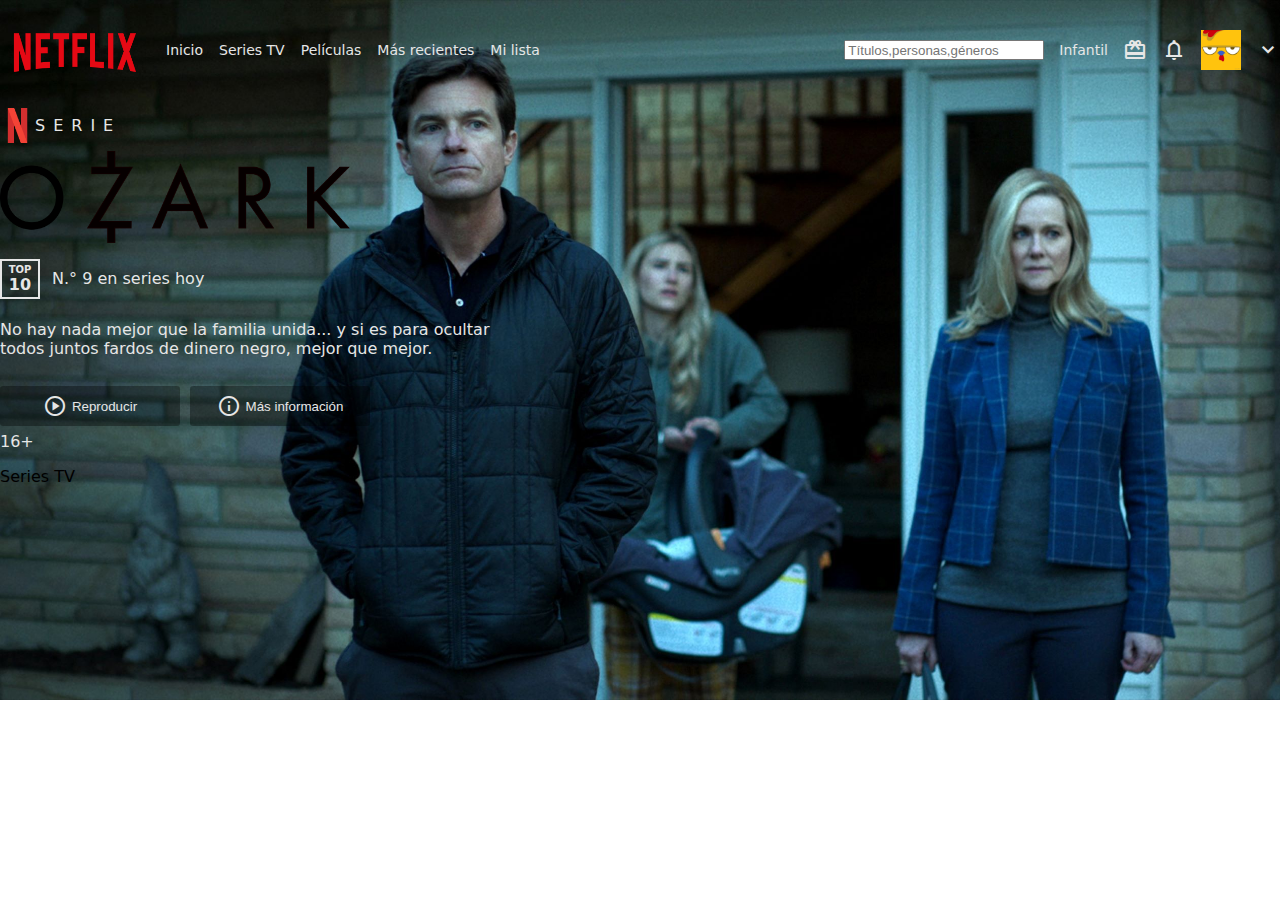
<file: index.html>
<!DOCTYPE html>
<html lang="en">
<head>
    <meta charset="UTF-8">
    <meta http-equiv="X-UA-Compatible" content="IE=edge">
    <meta name="viewport" content="width=device-width, initial-scale=1.0">
    <link rel="stylesheet" href="https://fonts.googleapis.com/css2?family=Material+Symbols+Outlined:opsz,wght,FILL,GRAD@20..48,100..700,0..1,-50..200" />
    <link rel="stylesheet" href="style.css">
    <title>Netflix</title>
</head>
<body>
    <div class="main-container">
        <header class="header">
            <div class="header-first-part">
                <img src="img/netflix-full-logo.png" alt="Netflix Full Logo" id="netflix-full-logo">
                <a href="">Inicio</a>
                <a href="">Series TV</a>
                <a href="">Películas</a>
                <a href="">Más recientes</a>
                <a href="">Mi lista</a>
            </div>
            <div class="header-second-part">
                <input type="text" placeholder="Títulos,personas,géneros">
                <p>Infantil</p>
                <span class="material-symbols-outlined">
                    redeem
                </span>
                <span class="material-symbols-outlined">
                    notifications
                </span>
                <img src="img/netflix-user-logo.png" alt="user-logo" id="user-logo">
                <span class="material-symbols-outlined">
                    expand_more
                </span>
            </div>
        </header>
        <main class="main">
            <div class="info-main-content">
                <div class="type-main-content">
                    <img src="img/netflix-compress-logo.png" alt="Netflix Logo" id="netflix-logo">
                    <p>SERIE</p>
                </div>
                <img src="img/ozark-logo.svg.png" alt="Ozark-logo" id="ozark-logo">
                <div class="ranking-container">
                    <div class="top-container">TOP <span id="top-number">10</span></div>
                    <p class="number-ranking-top">N.° 9 en series hoy</p>
                </div>
                <p>No hay nada mejor que la familia unida... y si es para ocultar todos juntos fardos de dinero 
                    negro, mejor que mejor.
                </p>
                <div class="info-buttons">
                    <button class="button">
                        <span class="material-symbols-outlined">
                            play_circle
                        </span>                      
                        Reproducir
                    </button>
                    <button class="button">
                        <span class="material-symbols-outlined">
                            info
                        </span>
                        Más información
                    </button>
                </div>    
                <div class="limited-year">16+</div>
            </div>
            <div class="more-content">
                <p>Series TV</p>
                <div class="more-content-item-container">
                    <!--Imagenes de mas series-->
                </div>
            </div>
        </main>
    </div>
</body>
</html>
</file>
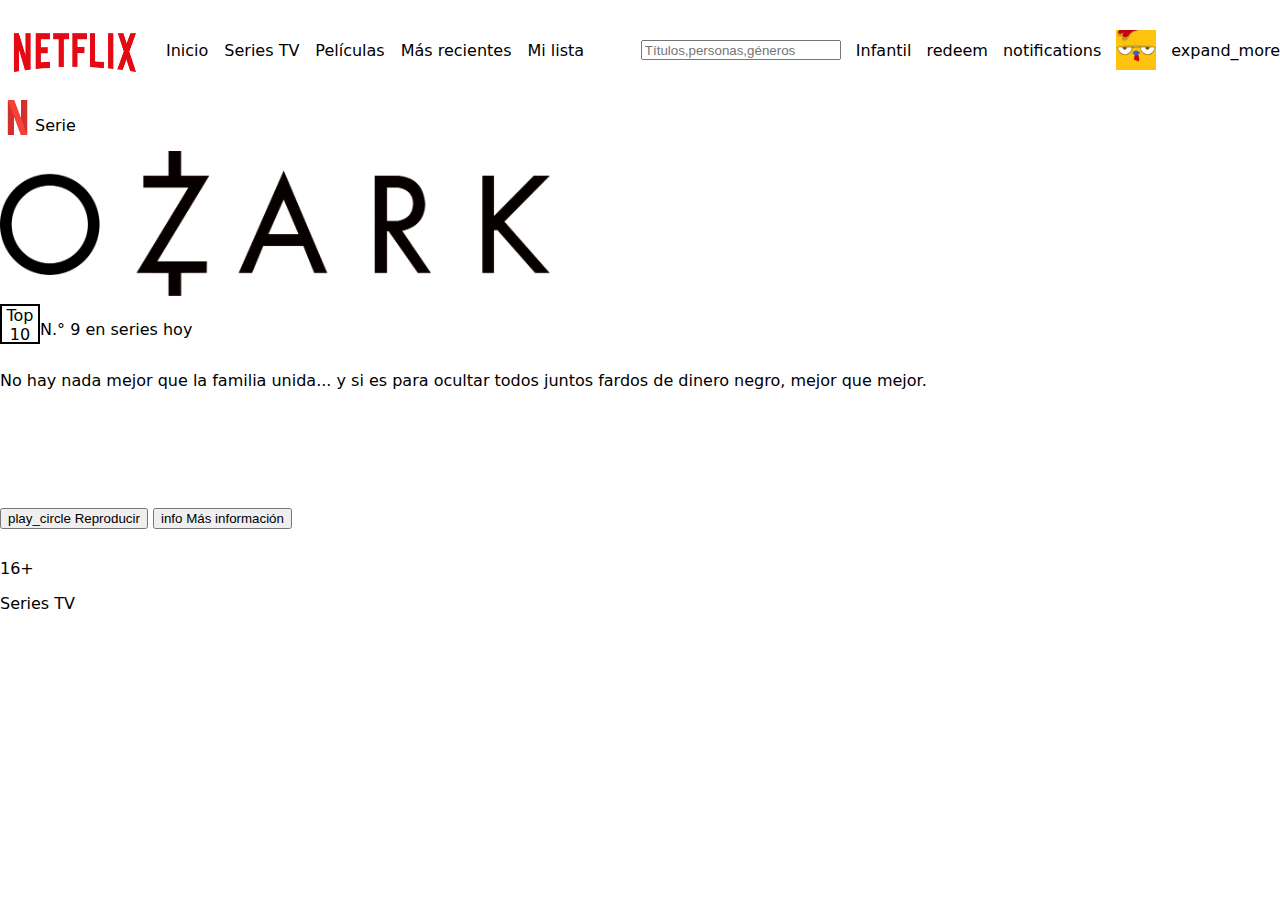
<file: img/Netflix.html>
<!DOCTYPE html>
<!-- saved from url=(0032)http://127.0.0.1:5500/index.html -->
<html lang="en"><head><meta http-equiv="Content-Type" content="text/html; charset=UTF-8">
    
    <meta http-equiv="X-UA-Compatible" content="IE=edge">
    <meta name="viewport" content="width=device-width, initial-scale=1.0">
    
    
    <title>Netflix</title>
<link rel="stylesheet" href="./Netflix_files/css2"><link rel="stylesheet" href="./Netflix_files/style.css"></head>
<body>
    <div class="main-container">
        <header class="header">
            <div class="header-first-part">
                <img src="./Netflix_files/netflix-full-logo.png" alt="Netflix Full Logo" id="netflix-full-logo">
                <a href="http://127.0.0.1:5500/index.html">Inicio</a>
                <a href="http://127.0.0.1:5500/index.html">Series TV</a>
                <a href="http://127.0.0.1:5500/index.html">Películas</a>
                <a href="http://127.0.0.1:5500/index.html">Más recientes</a>
                <a href="http://127.0.0.1:5500/index.html">Mi lista</a>
            </div>
            <div class="header-second-part">
                <input type="text" placeholder="Títulos,personas,géneros">
                <p>Infantil</p>
                <span class="material-symbols-outlined">
                    redeem
                </span>
                <span class="material-symbols-outlined">
                    notifications
                </span>
                <img src="./Netflix_files/netflix-user-logo.png" alt="user-logo" id="user-logo">
                <span class="material-symbols-outlined">
                    expand_more
                </span>
            </div>
        </header>
        <main class="main">
            <div class="info-main-content">
                <div class="type-main-content">
                    <img src="./Netflix_files/netflix-compress-logo.png" alt="Netflix Logo" id="netflix-logo">
                    <p>Serie</p>
                </div>
                <img src="./Netflix_files/ozark-logo.svg.png" alt="Ozark-logo" id="ozark-logo">
                <div class="ranking-container">
                    <div class="top">Top 10</div>
                    <p class="number-ranking-top">N.° 9 en series hoy</p>
                </div>
                <p>No hay nada mejor que la familia unida... y si es para ocultar todos juntos fardos de dinero 
                    negro, mejor que mejor.
                </p>
                <div class="info-buttons">
                    <button>
                        <span class="material-symbols-outlined">
                            play_circle
                        </span>                      
                        Reproducir
                    </button>
                    <button>
                        <span class="material-symbols-outlined">
                            info
                        </span>
                        Más información
                    </button>
                </div>    
                <div class="limited-year">16+</div>
            </div>
            <div class="more-content">
                <p>Series TV</p>
                <div class="more-content-item-container">
                    <!--Imagenes de mas series-->
                </div>
            </div>
        </main>
    </div>
<!-- Code injected by live-server -->
<script>
	// <![CDATA[  <-- For SVG support
	if ('WebSocket' in window) {
		(function () {
			function refreshCSS() {
				var sheets = [].slice.call(document.getElementsByTagName("link"));
				var head = document.getElementsByTagName("head")[0];
				for (var i = 0; i < sheets.length; ++i) {
					var elem = sheets[i];
					var parent = elem.parentElement || head;
					parent.removeChild(elem);
					var rel = elem.rel;
					if (elem.href && typeof rel != "string" || rel.length == 0 || rel.toLowerCase() == "stylesheet") {
						var url = elem.href.replace(/(&|\?)_cacheOverride=\d+/, '');
						elem.href = url + (url.indexOf('?') >= 0 ? '&' : '?') + '_cacheOverride=' + (new Date().valueOf());
					}
					parent.appendChild(elem);
				}
			}
			var protocol = window.location.protocol === 'http:' ? 'ws://' : 'wss://';
			var address = protocol + window.location.host + window.location.pathname + '/ws';
			var socket = new WebSocket(address);
			socket.onmessage = function (msg) {
				if (msg.data == 'reload') window.location.reload();
				else if (msg.data == 'refreshcss') refreshCSS();
			};
			if (sessionStorage && !sessionStorage.getItem('IsThisFirstTime_Log_From_LiveServer')) {
				console.log('Live reload enabled.');
				sessionStorage.setItem('IsThisFirstTime_Log_From_LiveServer', true);
			}
		})();
	}
	else {
		console.error('Upgrade your browser. This Browser is NOT supported WebSocket for Live-Reloading.');
	}
	// ]]>
</script>

</body></html>
</file>
<file: style.css>
body{
    margin: 0;
    padding: 0;
    font-family: system-ui, -apple-system, BlinkMacSystemFont, 'Segoe UI', Roboto, Oxygen, Ubuntu, Cantarell, 'Open Sans', 'Helvetica Neue', sans-serif;
    background-image: url(/img/ozark-scene.jpg);
    background-size: cover;
    background-repeat: no-repeat;
}
* {
    box-sizing: border-box;
}
.main-container{
    display: grid;
    grid-template-rows: 0.6fr 6fr;
    grid-template-areas: 
    "header"
    "main";
}
#netflix-full-logo{
    width: 150px;
    height: 100px;
    
}
#user-logo{
    width: 40px;
    height: 40px;
}
.header{
    grid-area: header;
    display: flex;
    justify-content: space-between;
}
.header .header-first-part{
    display: flex;
    justify-content: center;
    align-items: center;
    gap: 1rem;
}
.header-first-part > a{
    text-decoration: none;
    color: #E6E6E6 ;
    font-size: 14px;
}
.header .header-second-part{
    display: flex;
    align-items: center;
    column-gap: 15px;
    font-size: 14px;
    color: #E6E6E6;
}
input[type=text]{
    width: 200px;
    height: 20px;
}
.info-main-content{
    display: grid;
    grid-template-rows: 1fr 2fr 1fr 1.5fr 1fr;
    width: 500px;
    color: #E6E6E6;
}
#netflix-logo{
    width: 35px;
    height: 35px;
}
.type-main-content{
    display: flex;
    align-items: center;
}
.type-main-content > p{
    letter-spacing:8px;
    font-weight: 500;
}
#ozark-logo{
    width: 350px;
    height: auto;
}
.ranking-container {
    display: flex;
    column-gap: 12px;
    align-items: center;
}
.ranking-container .top-container{
    border: 2.5px solid;
    height: 40px;
    width: 40px;
    text-align: center;
    display: flex;
    flex-direction: column;
    justify-content: center;
    align-items: center;
    font-size: 10px;
    font-weight: bold
}
#top-number{
    font-size: 16px;
}
.button{
    appearance: none;
    border: none;
    border-radius: 0.2rem;
    color: #E6E6E6;
    background: rgba(0, 0, 0,0.35);
    display: flex;
    justify-content: center;
    align-items: center;
    width: 180px;
    height: 40px;
    gap: 5px;
}
.info-buttons{
    display: grid;
    grid-template-columns: 1fr 1fr;
    column-gap: 10px;
    width: 70%;
    align-content: center;
    
}
</file>
<file: img/Netflix_files/style.css>
body{
    margin: 0;
    padding: 0;
    font-family: system-ui, -apple-system, BlinkMacSystemFont, 'Segoe UI', Roboto, Oxygen, Ubuntu, Cantarell, 'Open Sans', 'Helvetica Neue', sans-serif;
}
* {
    box-sizing: border-box;
}
.main-container{
    display: grid;
    grid-template-rows: 0.6fr 6fr;
    grid-template-areas: 
    "header"
    "main";
}
#netflix-full-logo{
    width: 150px;
    height: 100px;
    
}
#user-logo{
    width: 40px;
    height: 40px;
}
.header{
    grid-area: header;
    display: flex;
    justify-content: space-between;
}
.header .header-first-part{
    display: flex;
    justify-content: center;
    align-items: center;
    gap: 1rem;
}
.header-first-part > a{
    text-decoration: none;
    color: black;
}
.header .header-second-part{
    display: flex;
    align-items: center;
    column-gap: 15px;
}
input[type=text]{
    width: 200px;
    height: 20px;
}
.info-main-content{
    display: grid;
    grid-template-rows: 1fr 3fr 1fr 3fr 1fr;
}
#netflix-logo{
    width: 35px;
    height: 35px;
}
.type-main-content{
    display: flex;
}
#ozark-logo{
    width: 550px;
    height: auto;
}
.ranking-container {
    display: flex;
}
.ranking-container .top{
    border: 2.5px solid;
    height: 40px;
    width: 40px;
    text-align: center;

}
</file>
